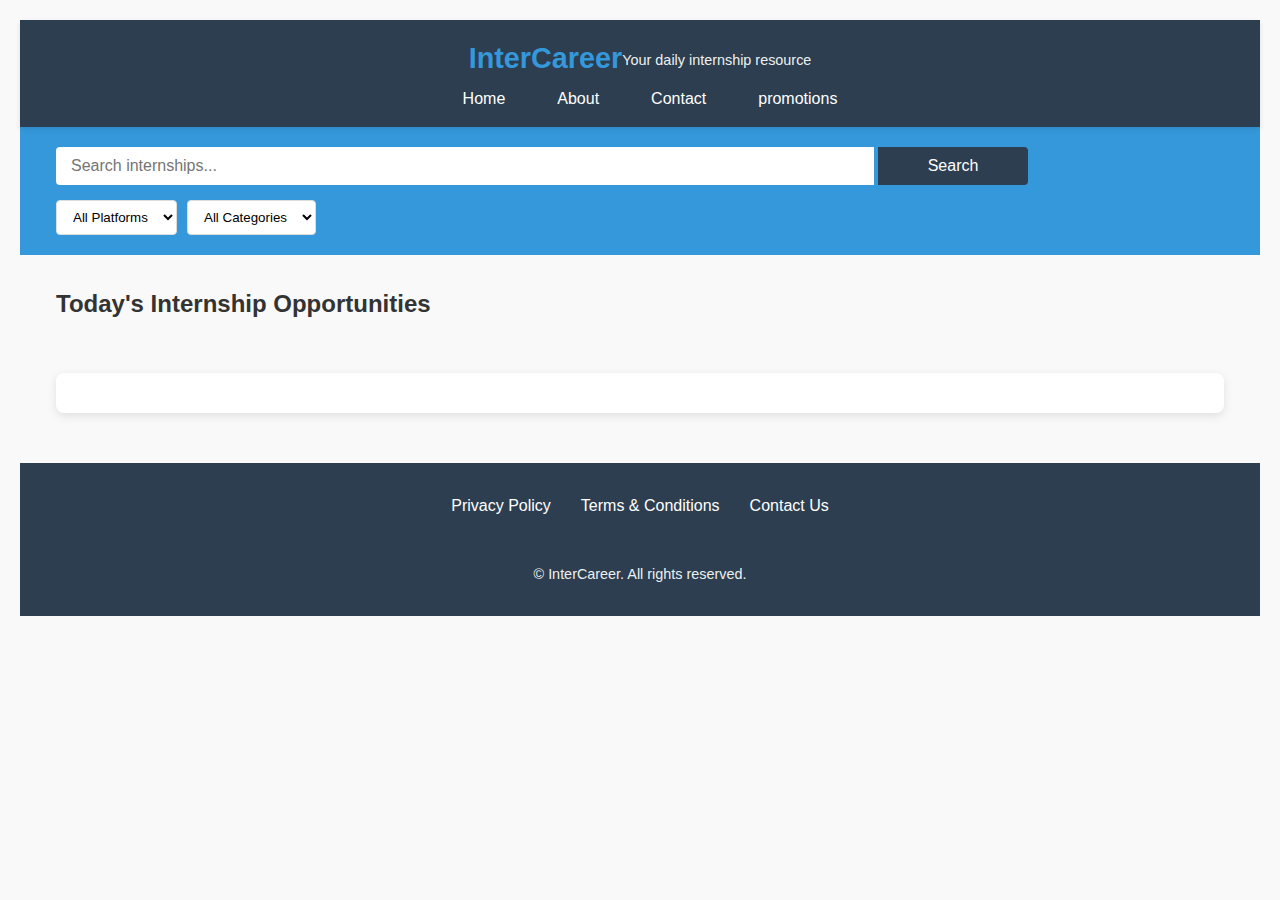
<file: index.html>
<!DOCTYPE html>
<html lang="en">
<head>
    <meta charset="UTF-8">
    <meta name="viewport" content="width=device-width, initial-scale=1.0">
    <meta name="description" content="Daily internship listings and career updates from LinkedIn, Naukri, Internshala and more">
    <title>InterCareer - Daily Internship Listings</title>
    <link rel="stylesheet" href="style.css">
    <link rel="stylesheet" href="responsive.css">
</head>
<body>
    <header class="main-header">
        <div class="container">
            <div class="logo">
                <h1><a href="index.html">InterCareer</a></h1>
                <p>Your daily internship resource</p>
            </div>
            <nav class="main-nav">
                <ul>
                    <li><a href="index.html">Home</a></li>
                    <li><a href="about.html">About</a></li>
                    <li><a href="contact.html">Contact</a></li>
                    <li><a href="contact.html">promotions</a></li>
                </ul>
            </nav>
        </div>
    </header>

    <div class="search-container">
        <div class="container">
            <input type="text" id="searchInput" placeholder="Search internships...">
            <button id="searchBtn">Search</button>
            <div class="filter-options">
                <select id="platformFilter">
                    <option value="">All Platforms</option>
                    <option value="LinkedIn">LinkedIn</option>
                    <option value="Naukri">Naukri.com</option>
                    <option value="Internshala">Internshala</option>
                </select>
                <select id="categoryFilter">
                    <option value="">All Categories</option>
                    <option value="Engineering">Engineering</option>
                    <option value="Marketing">Marketing</option>
                    <option value="Design">Design</option>
                    <option value="Design">programming</option>
                </select>
            </div>
        </div>
    </div>

    <main class="container">
        <section class="featured-posts">
            <h2>Today's Internship Opportunities</h2>
            <div class="posts-grid" id="postsContainer">
                <!-- Posts will be dynamically loaded here -->
            </div>
        </section>

        <!-- AdSense Ad Unit (example) -->
        <div class="ad-container">
            <script async src="https://pagead2.googlesyndication.com/pagead/js/adsbygoogle.js?client=ca-pub-XXXXXXXXXXXXXXXX"
                crossorigin="anonymous"></script>
            <!-- InterCareer Homepage Banner -->
            <ins class="adsbygoogle"
                style="display:block"
                data-ad-client="ca-pub-XXXXXXXXXXXXXXXX"
                data-ad-slot="XXXXXXXXXX"
                data-ad-format="auto"
                data-full-width-responsive="true"></ins>
            <script>
                (adsbygoogle = window.adsbygoogle || []).push({});
            </script>
        </div>
    </main>

    <footer class="main-footer">
        <div class="container">
            <div class="footer-links">
                <ul>
                    <li><a href="privacy-policy.html">Privacy Policy</a></li>
                    <li><a href="terms.html">Terms & Conditions</a></li>
                    <li><a href="contact.html">Contact Us</a></li>
                </ul>
            </div>
            <div class="copyright">
                <p>&copy; <span id="currentYear"></span> InterCareer. All rights reserved.</p>
            </div>
        </div>
    </footer>

    <script src="main.js"></script>
    <script src="search.js"></script>
</body>
</html>
</file>
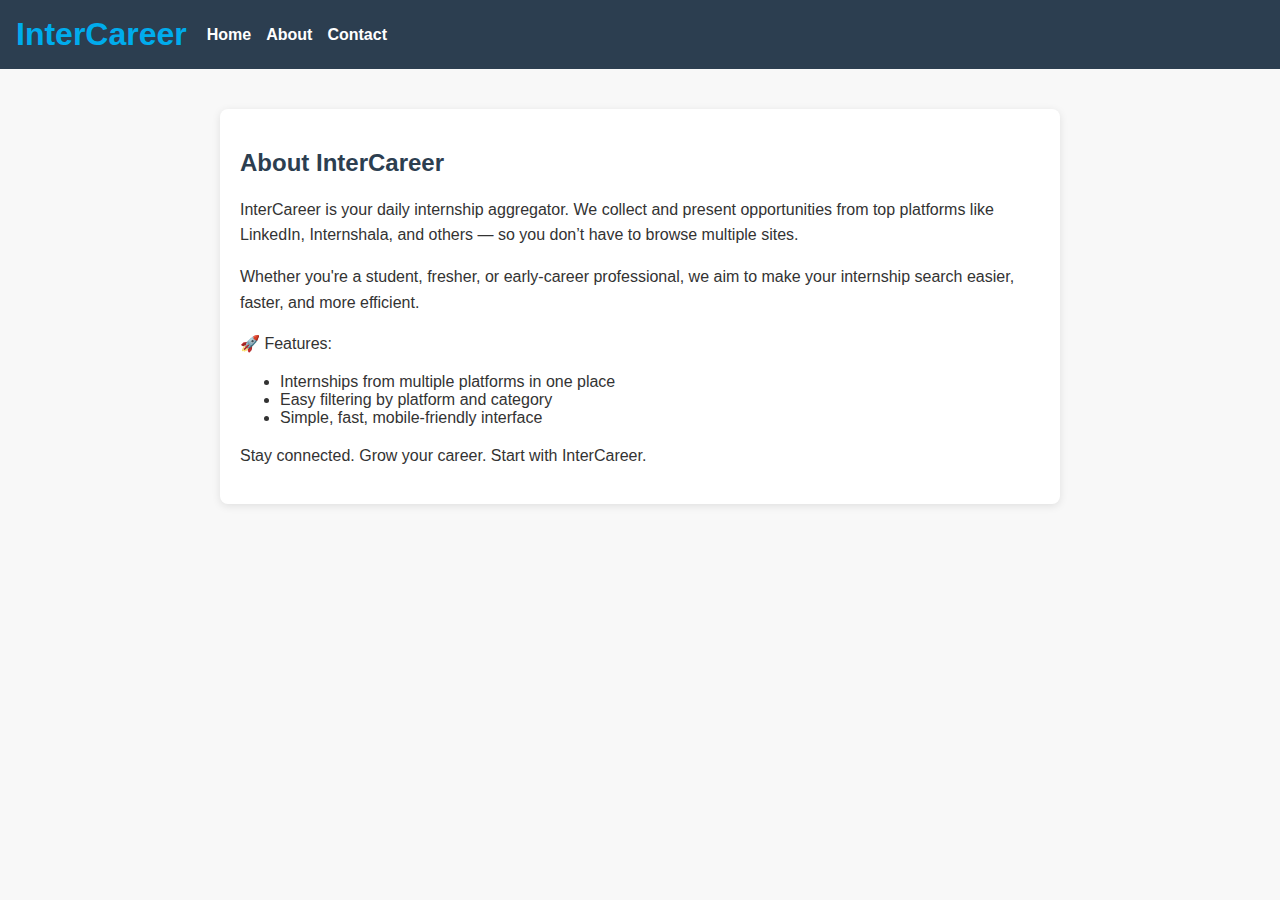
<file: about.html>
<!DOCTYPE html>
<html lang="en">
<head>
  <meta charset="UTF-8" />
  <meta name="viewport" content="width=device-width, initial-scale=1.0"/>
  <title>About - InterCareer</title>
  <style>
    body {
      font-family: Arial, sans-serif;
      margin: 0;
      padding: 0;
      background-color: #f8f8f8;
      color: #333;
    }

    .navbar {
      background-color: #2c3e50;
      padding: 1rem;
      display: flex;
      justify-content: space-between;
      align-items: center;
    }

    .navbar a {
      color: white;
      margin-right: 15px;
      text-decoration: none;
      font-weight: bold;
    }

    .navbar-left {
      display: flex;
      align-items: center;
    }

    .navbar-left h1 {
      margin: 0;
      color: #00aced;
      margin-right: 20px;
    }

    .container {
      max-width: 800px;
      margin: 40px auto;
      padding: 20px;
      background: white;
      border-radius: 8px;
      box-shadow: 0 2px 8px rgba(0,0,0,0.1);
    }

    h2 {
      color: #2c3e50;
    }

    p {
      line-height: 1.6;
    }
  </style>
</head>
<body>

  <div class="navbar">
    <div class="navbar-left">
      <h1>InterCareer</h1>
      <a href="index.html">Home</a>
      <a href="about.html" style="underline">About</a>
      <a href="contact.html">Contact</a>
    </div>
  </div>

  <div class="container">
    <h2>About InterCareer</h2>
    <p>
      InterCareer is your daily internship aggregator. We collect and present opportunities from top platforms like LinkedIn, Internshala, and others — so you don’t have to browse multiple sites.
    </p>
    <p>
      Whether you're a student, fresher, or early-career professional, we aim to make your internship search easier, faster, and more efficient.
    </p>
    <p>
      🚀 Features:
      <ul>
        <li>Internships from multiple platforms in one place</li>
        <li>Easy filtering by platform and category</li>
        <li>Simple, fast, mobile-friendly interface</li>
      </ul>
    </p>
    <p>
      Stay connected. Grow your career. Start with InterCareer.
    </p>
  </div>

</body>
</html>
</file>
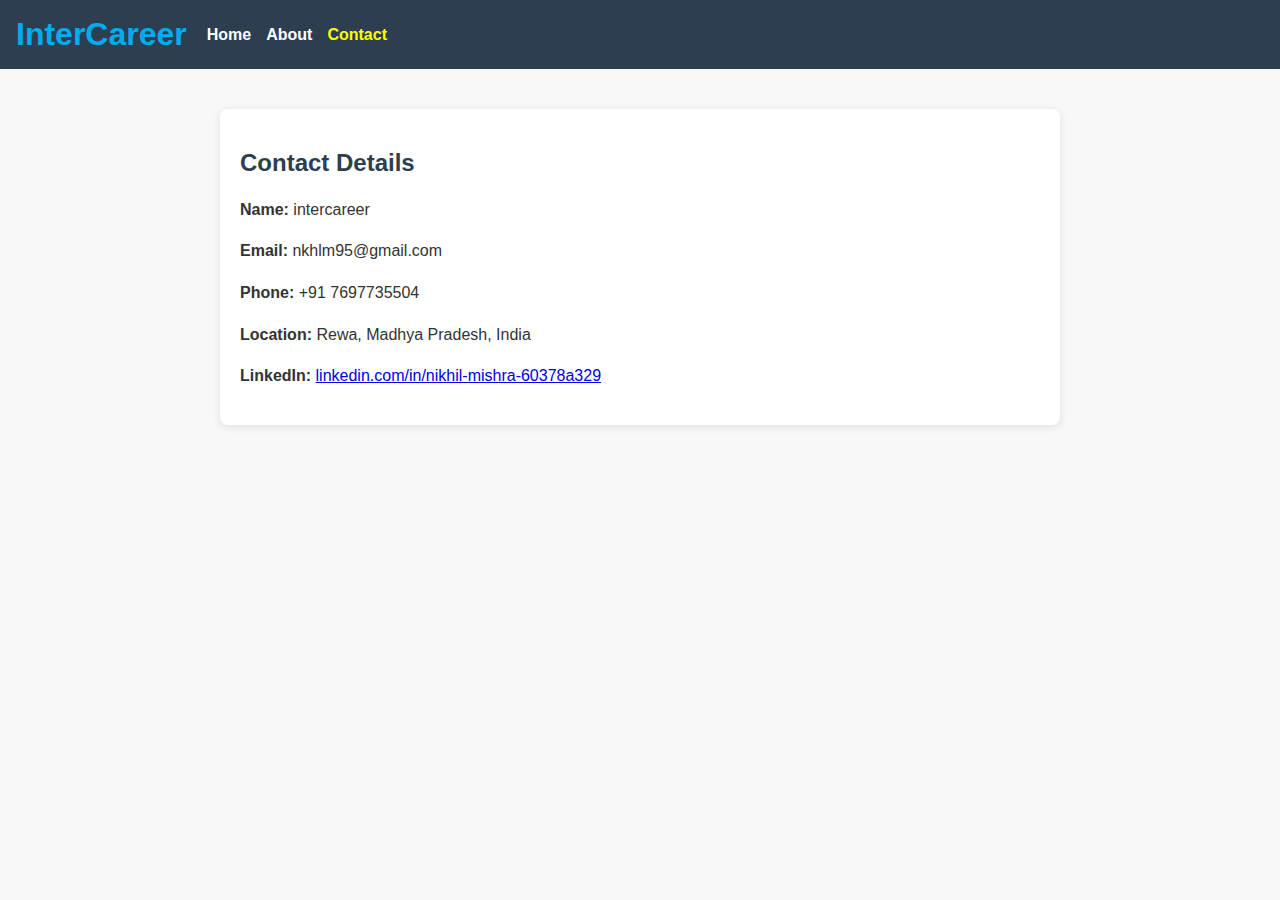
<file: contact.html>
<!DOCTYPE html>
<html lang="en">
<head>
  <meta charset="UTF-8" />
  <meta name="viewport" content="width=device-width, initial-scale=1.0"/>
  <title>Contact - InterCareer</title>
  <style>
    body {
      font-family: Arial, sans-serif;
      margin: 0;
      padding: 0;
      background-color: #f8f8f8;
      color: #333;
    }

    .navbar {
      background-color: #2c3e50;
      padding: 1rem;
      display: flex;
      justify-content: space-between;
      align-items: center;
    }

    .navbar a {
      color: white;
      margin-right: 15px;
      text-decoration: none;
      font-weight: bold;
    }

    .navbar-left {
      display: flex;
      align-items: center;
    }

    .navbar-left h1 {
      margin: 0;
      color: #00aced;
      margin-right: 20px;
    }
   
    .container {
      max-width: 800px;
      margin: 40px auto;
      padding: 20px;
      background: white;
      border-radius: 8px;
      box-shadow: 0 2px 8px rgba(0,0,0,0.1);
    }

    h2 {
      color: #2c3e50;
    }

    p {
      line-height: 1.6;
    }
  </style>
</head>
<body>

  <div class="navbar">
    <div class="navbar-left">
      <h1>InterCareer</h1>
      <a href="index.html">Home</a>
      <a href="about.html">About</a>
      <a href="contact.html" style="color: yellow;">Contact</a>
    </div>
  </div>

  <div class="container">
    <h2>Contact Details</h2>
    <p><strong>Name:</strong> intercareer</p>
    <p><strong>Email:</strong> nkhlm95@gmail.com</p>
    <p><strong>Phone:</strong> +91 7697735504</p>
    <p><strong>Location:</strong> Rewa, Madhya Pradesh, India</p>
    <p><strong>LinkedIn:</strong> <a href="https://linkedin.com/in/nikhil-mishra-60378a329" target="_blank">linkedin.com/in/nikhil-mishra-60378a329</a></p>
    
  </div>

</body>
</html>
</file>
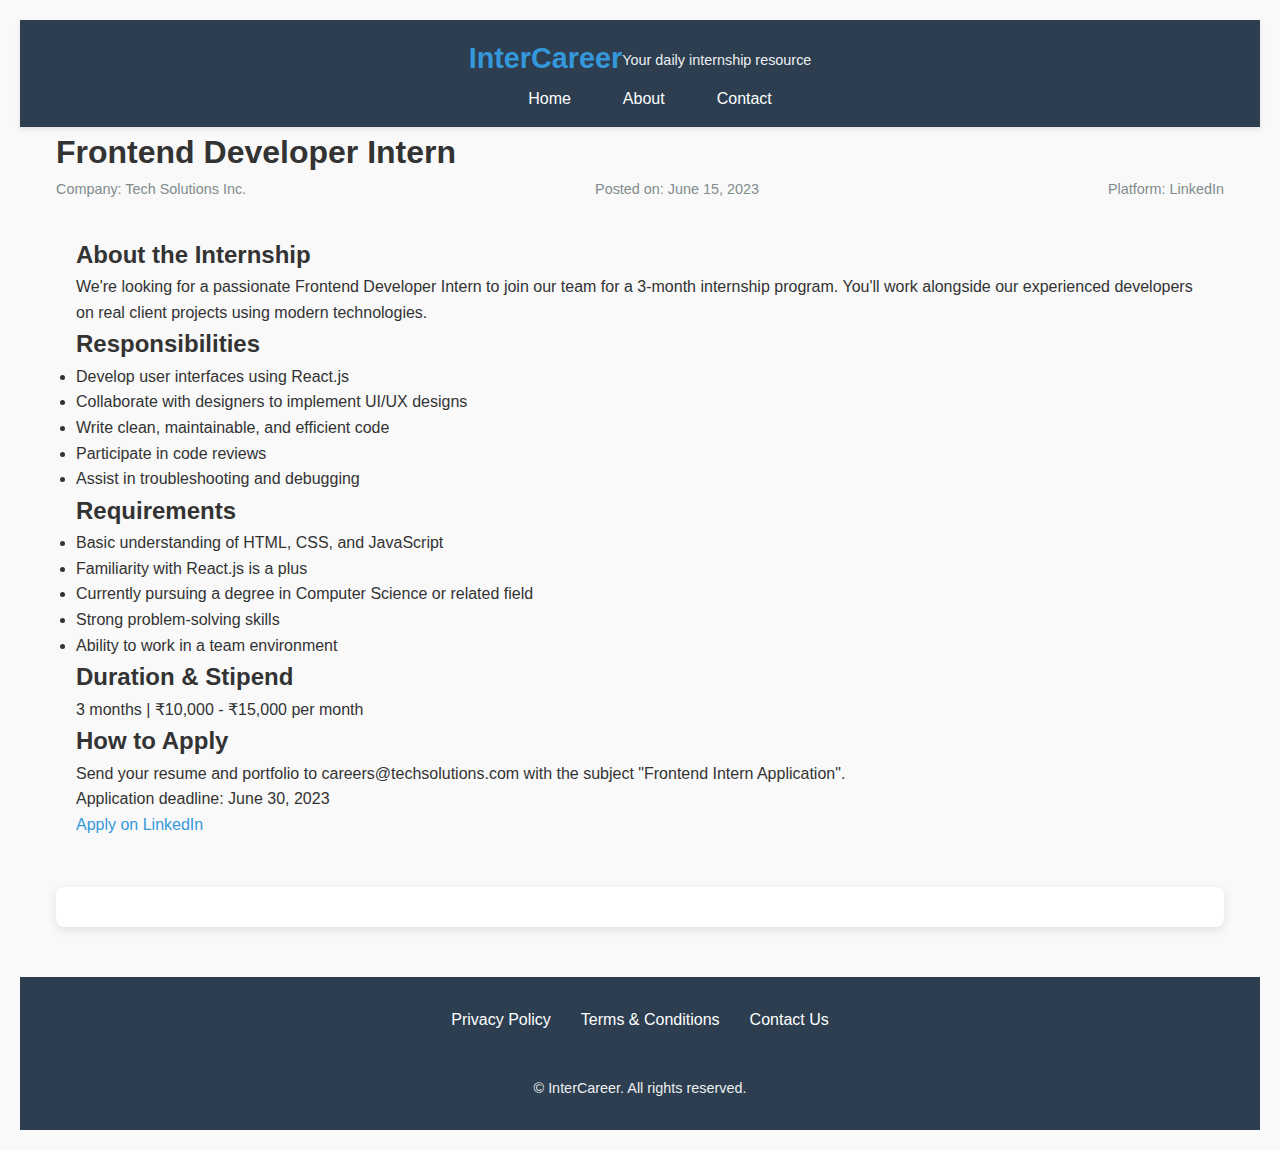
<file: post1.html>
<!DOCTYPE html>
<html lang="en">
<head>
    <meta charset="UTF-8">
    <meta name="viewport" content="width=device-width, initial-scale=1.0">
    <title>Frontend Developer Intern | InterCareer</title>
    <link rel="stylesheet" href="style.css">
    <link rel="stylesheet" href="responsive.css">
</head>
<body>
    <header class="main-header">
        <div class="container">
            <div class="logo">
                <h1><a href="index.html">InterCareer</a></h1>
                <p>Your daily internship resource</p>
            </div>
            <nav class="main-nav">
                <ul>
                    <li><a href="index.html">Home</a></li>
                    <li><a href="about.html">About</a></li>
                    <li><a href="contact.html">Contact</a></li>
                </ul>
            </nav>
        </div>
    </header>

    <main class="container post-page">
        <article class="post-detail">
            <div class="post-header">
                <h1>Frontend Developer Intern</h1>
                <div class="post-meta">
                    <span>Company: Tech Solutions Inc.</span>
                    <span>Posted on: June 15, 2023</span>
                    <span>Platform: LinkedIn</span>
                </div>
            </div>
            
            <div class="post-image-large" style="background-image: url('https://via.placeholder.com/1200x600?text=Frontend+Intern')"></div>
            
            <div class="post-content">
                <h2>About the Internship</h2>
                <p>We're looking for a passionate Frontend Developer Intern to join our team for a 3-month internship program. You'll work alongside our experienced developers on real client projects using modern technologies.</p>
                
                <h2>Responsibilities</h2>
                <ul>
                    <li>Develop user interfaces using React.js</li>
                    <li>Collaborate with designers to implement UI/UX designs</li>
                    <li>Write clean, maintainable, and efficient code</li>
                    <li>Participate in code reviews</li>
                    <li>Assist in troubleshooting and debugging</li>
                </ul>
                
                <h2>Requirements</h2>
                <ul>
                    <li>Basic understanding of HTML, CSS, and JavaScript</li>
                    <li>Familiarity with React.js is a plus</li>
                    <li>Currently pursuing a degree in Computer Science or related field</li>
                    <li>Strong problem-solving skills</li>
                    <li>Ability to work in a team environment</li>
                </ul>
                
                <h2>Duration & Stipend</h2>
                <p>3 months | ₹10,000 - ₹15,000 per month</p>
                
                <div class="apply-section">
                    <h2>How to Apply</h2>
                    <p>Send your resume and portfolio to careers@techsolutions.com with the subject "Frontend Intern Application".</p>
                    <p>Application deadline: June 30, 2023</p>
                    <a href="https://www.linkedin.com/jobs/view/123456789" class="apply-button" target="_blank">Apply on LinkedIn</a>
                </div>
            </div>
        </article>
        
        <!-- AdSense Ad Unit -->
        <div class="ad-container">
            <script async src="https://pagead2.googlesyndication.com/pagead/js/adsbygoogle.js?client=ca-pub-XXXXXXXXXXXXXXXX"
                crossorigin="anonymous"></script>
            <!-- InterCareer Post Banner -->
            <ins class="adsbygoogle"
                style="display:block"
                data-ad-client="ca-pub-XXXXXXXXXXXXXXXX"
                data-ad-slot="XXXXXXXXXX"
                data-ad-format="auto"
                data-full-width-responsive="true"></ins>
            <script>
                (adsbygoogle = window.adsbygoogle || []).push({});
            </script>
        </div>
    </main>

    <footer class="main-footer">
        <div class="container">
            <div class="footer-links">
                <ul>
                    <li><a href="privacy-policy.html">Privacy Policy</a></li>
                    <li><a href="terms.html">Terms & Conditions</a></li>
                    <li><a href="contact.html">Contact Us</a></li>
                </ul>
            </div>
            <div class="copyright">
                <p>&copy; <span id="currentYear"></span> InterCareer. All rights reserved.</p>
            </div>
        </div>
    </footer>

    <script src="main.js"></script>
</body>
</html>
</file>
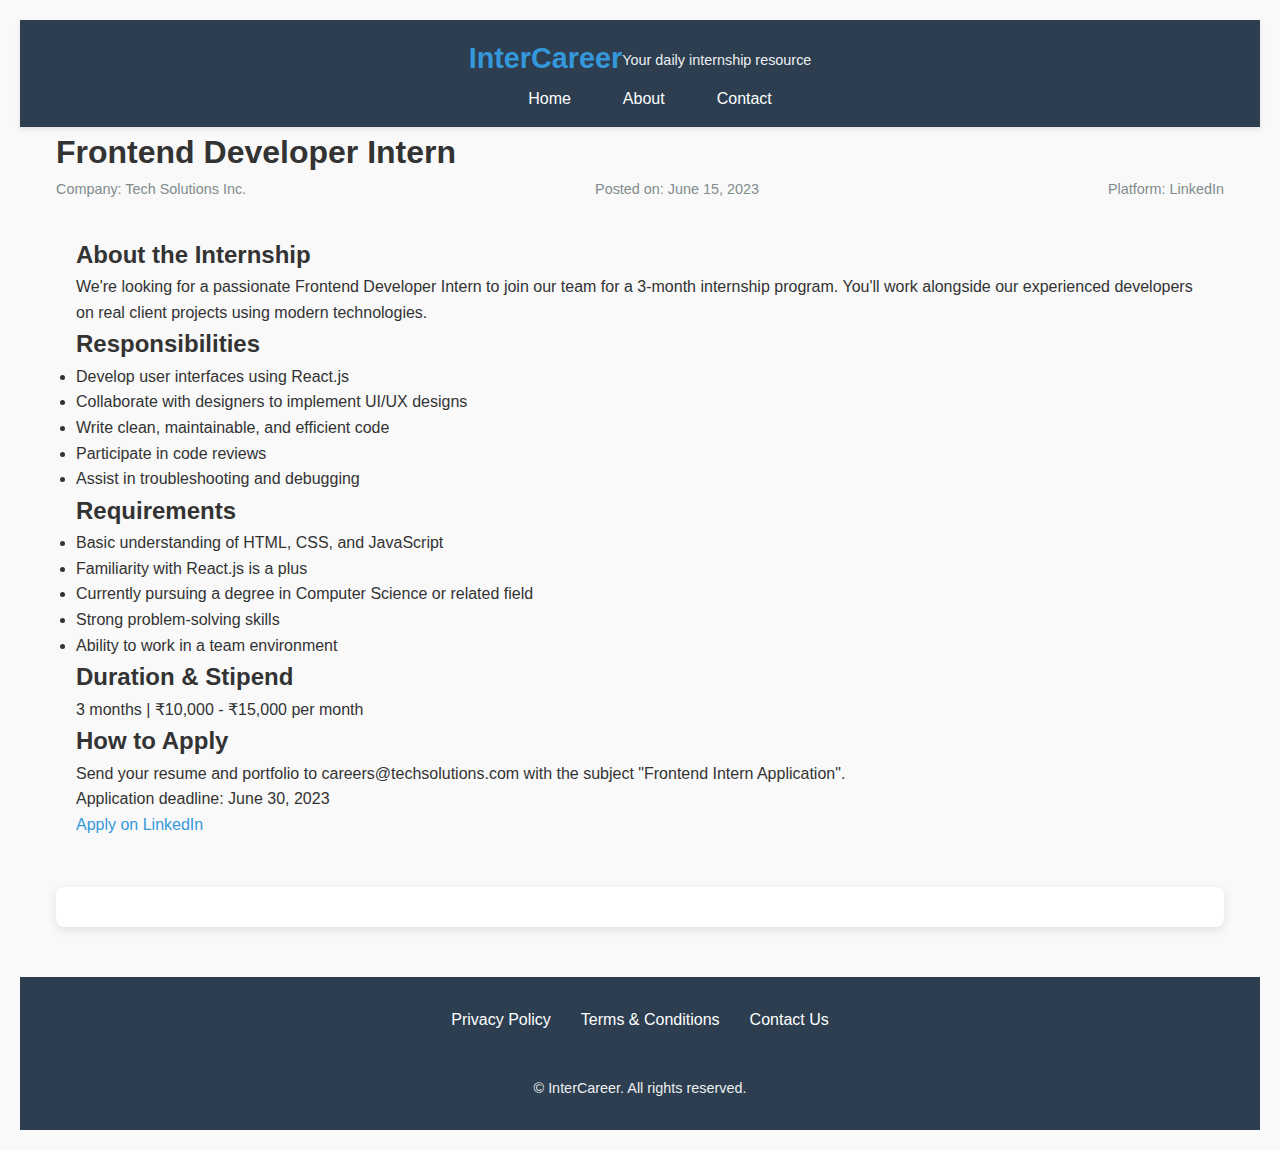
<file: post3.html>
<!DOCTYPE html>
<html lang="en">
<head>
    <meta charset="UTF-8">
    <meta name="viewport" content="width=device-width, initial-scale=1.0">
    <title>Frontend Developer Intern | InterCareer</title>
    <link rel="stylesheet" href="style.css">
    <link rel="stylesheet" href="responsive.css">
</head>
<body>
    <header class="main-header">
        <div class="container">
            <div class="logo">
                <h1><a href="index.html">InterCareer</a></h1>
                <p>Your daily internship resource</p>
            </div>
            <nav class="main-nav">
                <ul>
                    <li><a href="index.html">Home</a></li>
                    <li><a href="about.html">About</a></li>
                    <li><a href="contact.html">Contact</a></li>
                </ul>
            </nav>
        </div>
    </header>

    <main class="container post-page">
        <article class="post-detail">
            <div class="post-header">
                <h1>Frontend Developer Intern</h1>
                <div class="post-meta">
                    <span>Company: Tech Solutions Inc.</span>
                    <span>Posted on: June 15, 2023</span>
                    <span>Platform: LinkedIn</span>
                </div>
            </div>
            
            <div class="post-image-large" style="background-image: url('https://via.placeholder.com/1200x600?text=Frontend+Intern')"></div>
            
            <div class="post-content">
                <h2>About the Internship</h2>
                <p>We're looking for a passionate Frontend Developer Intern to join our team for a 3-month internship program. You'll work alongside our experienced developers on real client projects using modern technologies.</p>
                
                <h2>Responsibilities</h2>
                <ul>
                    <li>Develop user interfaces using React.js</li>
                    <li>Collaborate with designers to implement UI/UX designs</li>
                    <li>Write clean, maintainable, and efficient code</li>
                    <li>Participate in code reviews</li>
                    <li>Assist in troubleshooting and debugging</li>
                </ul>
                
                <h2>Requirements</h2>
                <ul>
                    <li>Basic understanding of HTML, CSS, and JavaScript</li>
                    <li>Familiarity with React.js is a plus</li>
                    <li>Currently pursuing a degree in Computer Science or related field</li>
                    <li>Strong problem-solving skills</li>
                    <li>Ability to work in a team environment</li>
                </ul>
                
                <h2>Duration & Stipend</h2>
                <p>3 months | ₹10,000 - ₹15,000 per month</p>
                
                <div class="apply-section">
                    <h2>How to Apply</h2>
                    <p>Send your resume and portfolio to careers@techsolutions.com with the subject "Frontend Intern Application".</p>
                    <p>Application deadline: June 30, 2023</p>
                    <a href="https://www.linkedin.com/jobs/view/123456789" class="apply-button" target="_blank">Apply on LinkedIn</a>
                </div>
            </div>
        </article>
        
        <!-- AdSense Ad Unit -->
        <div class="ad-container">
            <script async src="https://pagead2.googlesyndication.com/pagead/js/adsbygoogle.js?client=ca-pub-XXXXXXXXXXXXXXXX"
                crossorigin="anonymous"></script>
            <!-- InterCareer Post Banner -->
            <ins class="adsbygoogle"
                style="display:block"
                data-ad-client="ca-pub-XXXXXXXXXXXXXXXX"
                data-ad-slot="XXXXXXXXXX"
                data-ad-format="auto"
                data-full-width-responsive="true"></ins>
            <script>
                (adsbygoogle = window.adsbygoogle || []).push({});
            </script>
        </div>
    </main>

    <footer class="main-footer">
        <div class="container">
            <div class="footer-links">
                <ul>
                    <li><a href="privacy-policy.html">Privacy Policy</a></li>
                    <li><a href="terms.html">Terms & Conditions</a></li>
                    <li><a href="contact.html">Contact Us</a></li>
                </ul>
            </div>
            <div class="copyright">
                <p>&copy; <span id="currentYear"></span> InterCareer. All rights reserved.</p>
            </div>
        </div>
    </footer>

    <script src="main.js"></script>
</body>
</html>
</file>
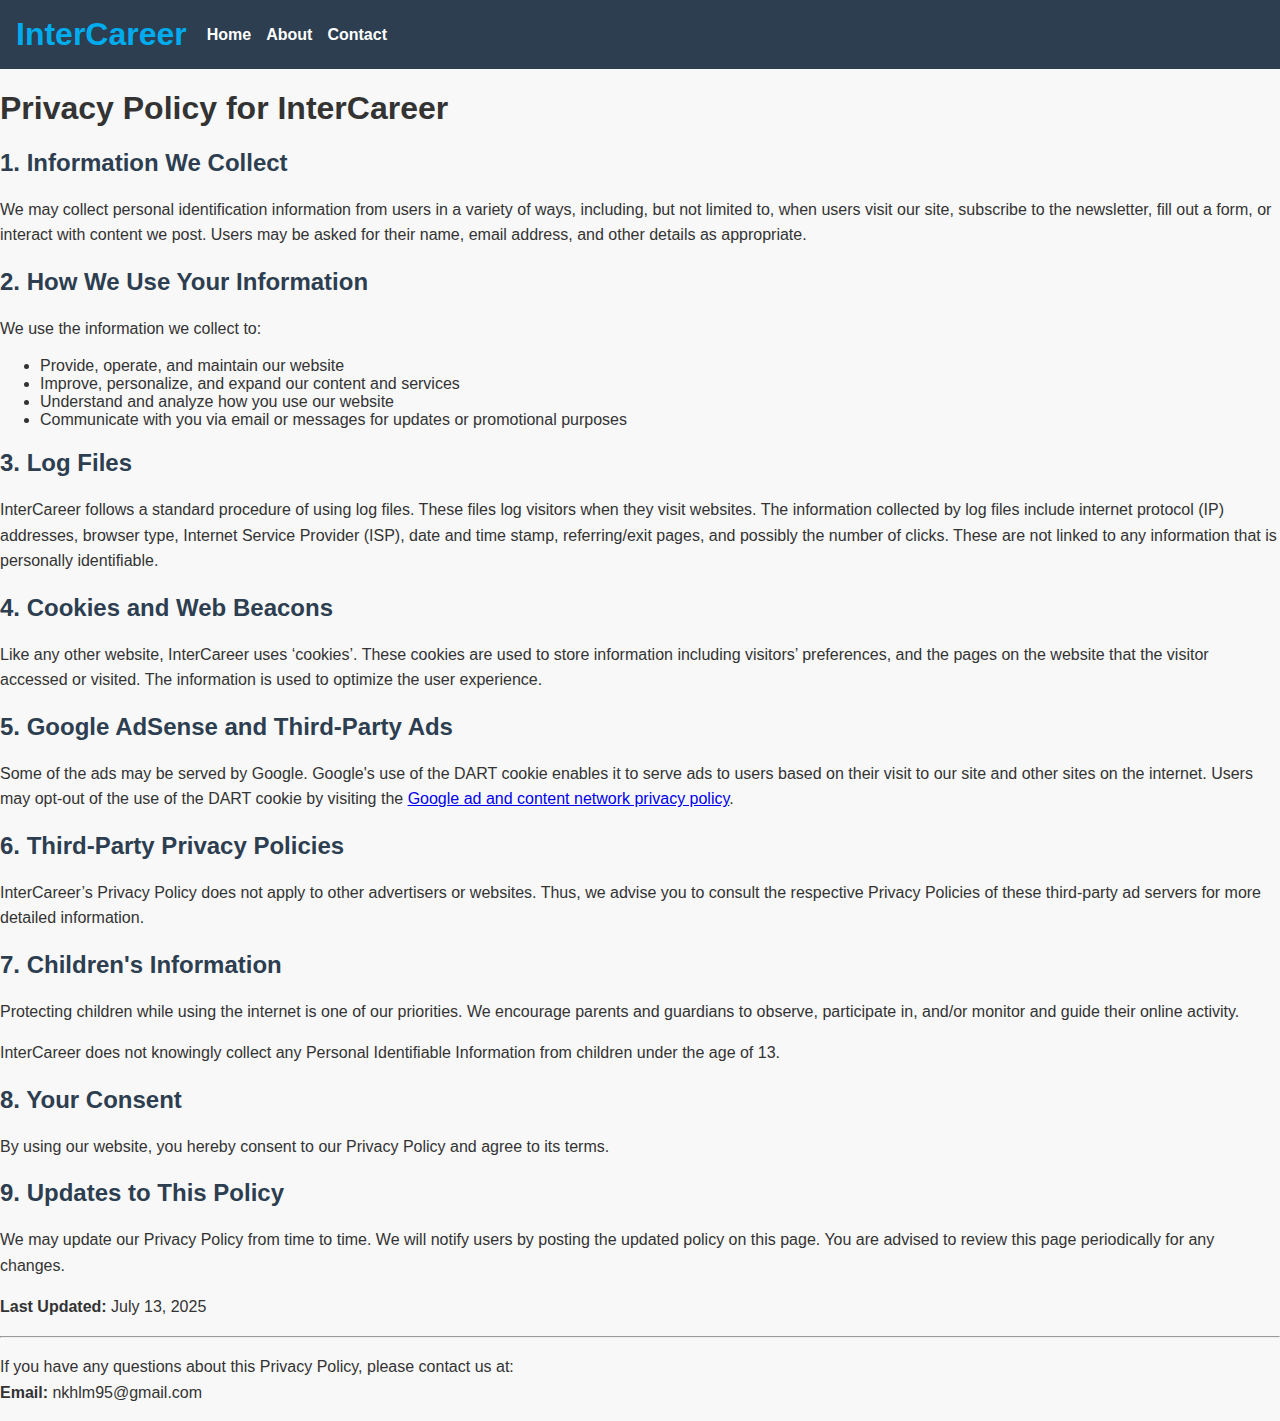
<file: privacy.html>
<!DOCTYPE html>
<html lang="en">
<head>
  <meta charset="UTF-8" />
  <meta name="viewport" content="width=device-width, initial-scale=1.0"/>
  <title>Contact - InterCareer</title>
  <style>
    body {
      font-family: Arial, sans-serif;
      margin: 0;
      padding: 0;
      background-color: #f8f8f8;
      color: #333;
    }

    .navbar {
      background-color: #2c3e50;
      padding: 1rem;
      display: flex;
      justify-content: space-between;
      align-items: center;
    }

    .navbar a {
      color: white;
      margin-right: 15px;
      text-decoration: none;
      font-weight: bold;
    }

    .navbar-left {
      display: flex;
      align-items: center;
    }

    .navbar-left h1 {
      margin: 0;
      color: #00aced;
      margin-right: 20px;
    }
   
    .container {
      max-width: 800px;
      margin: 40px auto;
      padding: 20px;
      background: white;
      border-radius: 8px;
      box-shadow: 0 2px 8px rgba(0,0,0,0.1);
    }

    h2 {
      color: #2c3e50;
    }

    p {
      line-height: 1.6;
    }
  </style>
</head>
<body>

  <div class="navbar">
    <div class="navbar-left">
      <h1>InterCareer</h1>
      <a href="index.html">Home</a>
      <a href="about.html">About</a>
      <a href="contact.html">Contact</a>
    </div>
  </div>

<h1>Privacy Policy for InterCareer</h1>

  

  <h2>1. Information We Collect</h2>
  <p>We may collect personal identification information from users in a variety of ways, including, but not limited to, when users visit our site, subscribe to the newsletter, fill out a form, or interact with content we post. Users may be asked for their name, email address, and other details as appropriate.</p>

  <h2>2. How We Use Your Information</h2>
  <p>We use the information we collect to:</p>
  <ul>
    <li>Provide, operate, and maintain our website</li>
    <li>Improve, personalize, and expand our content and services</li>
    <li>Understand and analyze how you use our website</li>
    <li>Communicate with you via email or messages for updates or promotional purposes</li>
  </ul>

  <h2>3. Log Files</h2>
  <p>InterCareer follows a standard procedure of using log files. These files log visitors when they visit websites. The information collected by log files include internet protocol (IP) addresses, browser type, Internet Service Provider (ISP), date and time stamp, referring/exit pages, and possibly the number of clicks. These are not linked to any information that is personally identifiable.</p>

  <h2>4. Cookies and Web Beacons</h2>
  <p>Like any other website, InterCareer uses ‘cookies’. These cookies are used to store information including visitors’ preferences, and the pages on the website that the visitor accessed or visited. The information is used to optimize the user experience.</p>

  <h2>5. Google AdSense and Third-Party Ads</h2>
  <p>Some of the ads may be served by Google. Google's use of the DART cookie enables it to serve ads to users based on their visit to our site and other sites on the internet. Users may opt-out of the use of the DART cookie by visiting the <a href="https://policies.google.com/technologies/ads" target="_blank">Google ad and content network privacy policy</a>.</p>

  <h2>6. Third-Party Privacy Policies</h2>
  <p>InterCareer’s Privacy Policy does not apply to other advertisers or websites. Thus, we advise you to consult the respective Privacy Policies of these third-party ad servers for more detailed information.</p>

  <h2>7. Children's Information</h2>
  <p>Protecting children while using the internet is one of our priorities. We encourage parents and guardians to observe, participate in, and/or monitor and guide their online activity.</p>
  <p>InterCareer does not knowingly collect any Personal Identifiable Information from children under the age of 13.</p>

  <h2>8. Your Consent</h2>
  <p>By using our website, you hereby consent to our Privacy Policy and agree to its terms.</p>

  <h2>9. Updates to This Policy</h2>
  <p>We may update our Privacy Policy from time to time. We will notify users by posting the updated policy on this page. You are advised to review this page periodically for any changes.</p>

  <p><strong>Last Updated:</strong> July 13, 2025</p>

  <hr>
  <p>If you have any questions about this Privacy Policy, please contact us at: <br>
  <strong>Email:</strong> nkhlm95@gmail.com</p>


</body>
</html>
</file>
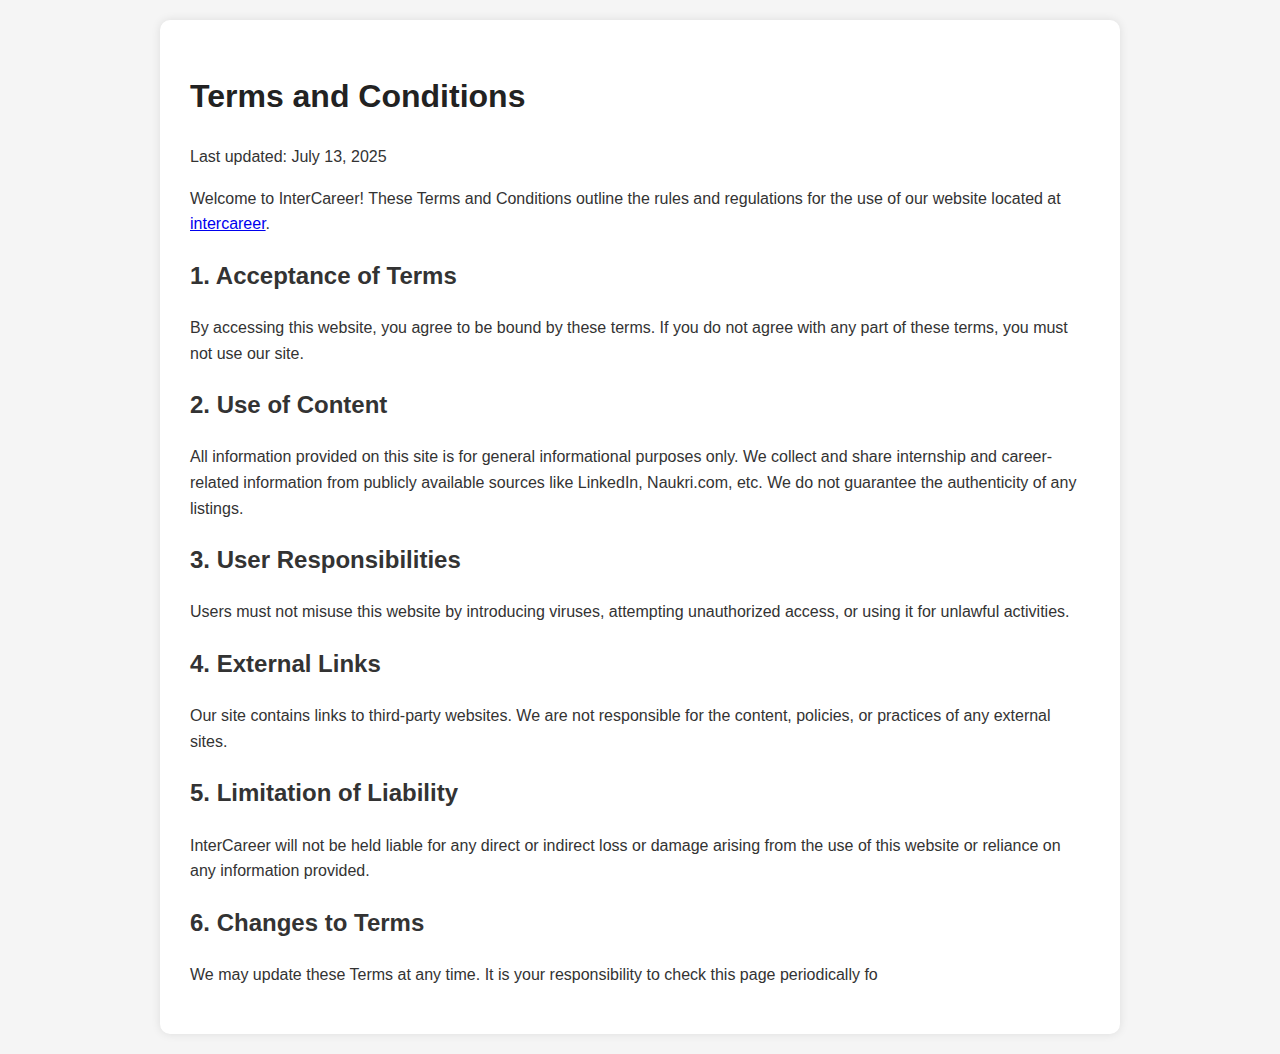
<file: terms.html>
<!DOCTYPE html>
<html lang="en">
<head>
  <meta charset="UTF-8" />
  <meta name="viewport" content="width=device-width, initial-scale=1.0"/>
  <title>Terms and Conditions - InterCareer</title>
  <style>
    body {
      font-family: Arial, sans-serif;
      line-height: 1.6;
      margin: 0;
      padding: 20px;
      background-color: #f5f5f5;
      color: #333;
    }
    h1 {
      color: #222;
    }
    .container {
      max-width: 900px;
      margin: auto;
      background: #fff;
      padding: 30px;
      box-shadow: 0 0 10px rgba(0,0,0,0.1);
      border-radius: 10px;
    }
  </style>
</head>
<body>
  <div class="container">
    <h1>Terms and Conditions</h1>
    <p>Last updated: July 13, 2025</p>

    <p>Welcome to InterCareer! These Terms and Conditions outline the rules and regulations for the use of our website located at <a href="https://n-mishra6306.github.io/intercareer/" target="_blank">intercareer</a>.</p>

    <h2>1. Acceptance of Terms</h2>
    <p>By accessing this website, you agree to be bound by these terms. If you do not agree with any part of these terms, you must not use our site.</p>

    <h2>2. Use of Content</h2>
    <p>All information provided on this site is for general informational purposes only. We collect and share internship and career-related information from publicly available sources like LinkedIn, Naukri.com, etc. We do not guarantee the authenticity of any listings.</p>

    <h2>3. User Responsibilities</h2>
    <p>Users must not misuse this website by introducing viruses, attempting unauthorized access, or using it for unlawful activities.</p>

    <h2>4. External Links</h2>
    <p>Our site contains links to third-party websites. We are not responsible for the content, policies, or practices of any external sites.</p>

    <h2>5. Limitation of Liability</h2>
    <p>InterCareer will not be held liable for any direct or indirect loss or damage arising from the use of this website or reliance on any information provided.</p>

    <h2>6. Changes to Terms</h2>
    <p>We may update these Terms at any time. It is your responsibility to check this page periodically fo
</file>
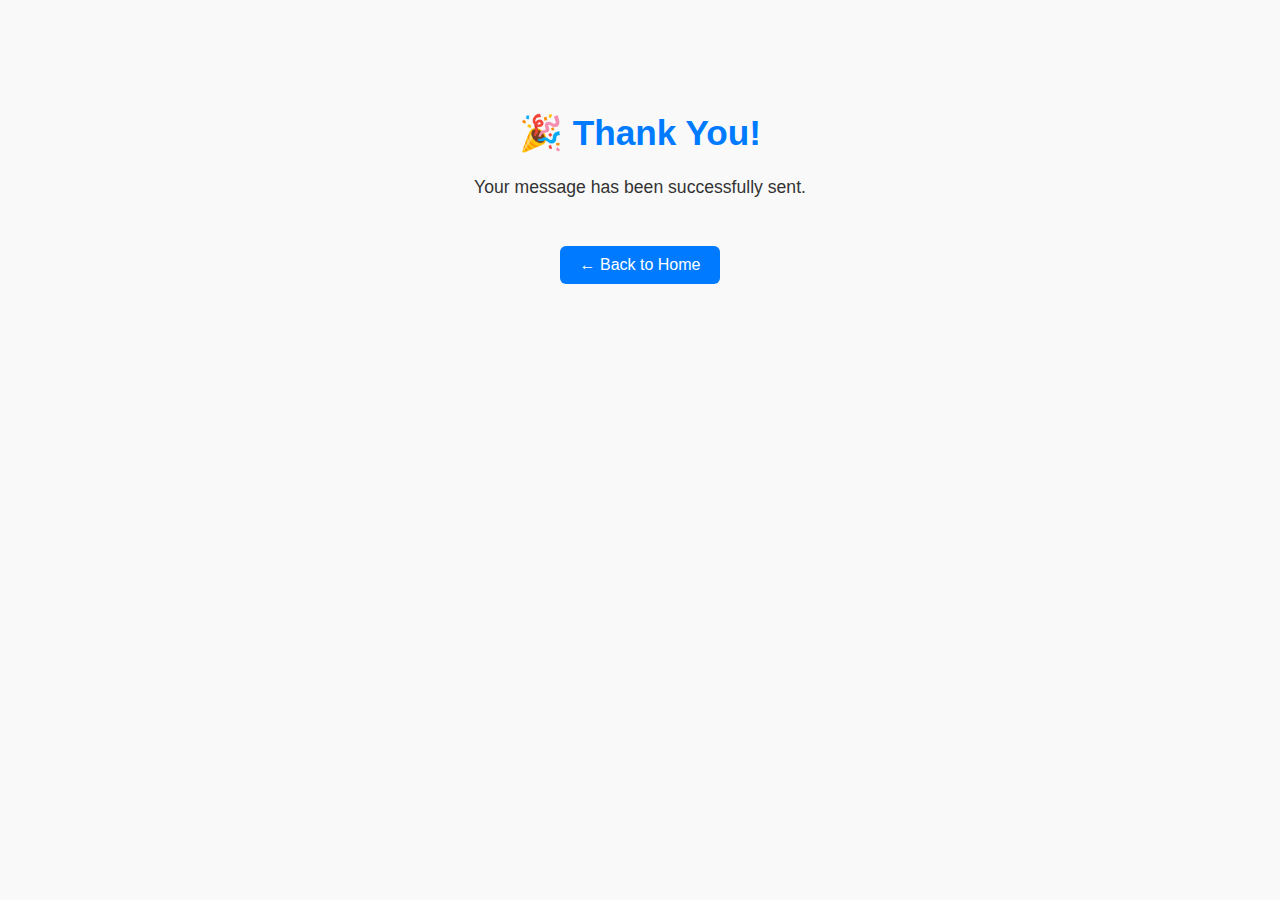
<file: thankyou.html>
<!DOCTYPE html>
<html lang="en">
<head>
  <meta charset="UTF-8">
  <title>Thank You</title>
  <style>
    body {
      font-family: Arial, sans-serif;
      text-align: center;
      padding: 80px 20px;
      background-color: #f9f9f9;
      color: #333;
    }
    h1 {
      font-size: 2.2rem;
      color: #007BFF;
    }
    p {
      font-size: 1.1rem;
      margin-top: 20px;
    }
    a {
      display: inline-block;
      margin-top: 30px;
      padding: 10px 20px;
      background-color: #007BFF;
      color: white;
      text-decoration: none;
      border-radius: 6px;
      transition: background 0.2s ease;
    }
    a:hover {
      background-color: #0056b3;
    }
  </style>
</head>
<body>

  <h1>🎉 Thank You!</h1>
  <p>Your message has been successfully sent.</p>
  <a href="https://n-mishra6306.github.io/intercareer/">← Back to Home</a>

</body>
</html>
</file>
<file: style.css>
/* Default (Light Theme) */
    body {
      background-color: #ffffff;
      color: #000000;
      font-family: Arial, sans-serif;
      padding: 20px;
      transition: background-color 0.3s, color 0.3s;
    }

    /* Dark Theme */
    body.dark-mode {
      background-color: #121212;
      color: #ffffff;
    }

    body.dark-mode .card {
      background-color: #1e1e1e;
    }

    /* System Preference (only applies when no class is set) */
    @media (prefers-color-scheme: dark) {
      body:not(.light-mode):not(.dark-mode) {
        background-color: #121212;
        color: #ffffff;
      }
      body:not(.light-mode):not(.dark-mode) .card {
        background-color: #1e1e1e;
      }
    }

    /* Theme Selector Dropdown */
    #theme-selector {
      font-size: 1rem;
      padding: 6px;
      margin-bottom: 20px;
    }

    .card {
      padding: 16px;
      border-radius: 8px;
      margin-top: 10px;
      background-color: #f2f2f2;
    }
/* Base Styles */
:root {
    --primary-color: #3498db;
    --secondary-color: #2c3e50;
    --accent-color: #e74c3c;
    --light-color: #ecf0f1;
    --dark-color: #2c3e50;
    --text-color: #333;
    --text-light: #7f8c8d;
    --max-width: 1200px;
}

* {
    margin: 0;
    padding: 0;
    box-sizing: border-box;
}

body {
    font-family: 'Segoe UI', Tahoma, Geneva, Verdana, sans-serif;
    line-height: 1.6;
    color: var(--text-color);
    background-color: #f9f9f9;
}

.container {
    width: 100%;
    max-width: var(--max-width);
    margin: 0 auto;
    padding: 0 20px;
}

a {
    text-decoration: none;
    color: var(--primary-color);
    transition: color 0.3s ease;
}

a:hover {
    color: var(--accent-color);
}

/* Header Styles */
.main-header {
    background-color: var(--secondary-color);
    color: white;
    padding: 15px 0;
    box-shadow: 0 2px 5px rgba(0,0,0,0.1);
}

.logo h1 {
    font-size: 1.8rem;
    margin-bottom: 5px;
}

.logo p {
    font-size: 0.9rem;
    color: var(--light-color);
}

.main-nav ul {
    display: flex;
    list-style: none;
}

.main-nav ul li {
    margin-left: 20px;
}

.main-nav ul li a {
    color: white;
    font-weight: 500;
}

/* Search Container */
.search-container {
    background-color: var(--primary-color);
    padding: 20px 0;
    margin-bottom: 30px;
}

#searchInput {
    width: 70%;
    padding: 10px 15px;
    border: none;
    border-radius: 4px 0 0 4px;
    font-size: 1rem;
}

#searchBtn {
    width: 30%;
    max-width: 150px;
    padding: 10px;
    background-color: var(--secondary-color);
    color: white;
    border: none;
    border-radius: 0 4px 4px 0;
    cursor: pointer;
    font-size: 1rem;
    transition: background-color 0.3s;
}

#searchBtn:hover {
    background-color: var(--dark-color);
}

.filter-options {
    margin-top: 15px;
    display: flex;
    gap: 10px;
}

.filter-options select {
    padding: 8px 12px;
    border-radius: 4px;
    border: 1px solid #ddd;
    background-color: white;
}

/* Posts Grid */
.posts-grid {
    display: grid;
    grid-template-columns: repeat(auto-fill, minmax(300px, 1fr));
    gap: 25px;
    margin-top: 20px;
}

.post-card {
    background-color: white;
    border-radius: 8px;
    overflow: hidden;
    box-shadow: 0 3px 10px rgba(0,0,0,0.1);
    transition: transform 0.3s, box-shadow 0.3s;
}

.post-card:hover {
    transform: translateY(-5px);
    box-shadow: 0 5px 15px rgba(0,0,0,0.2);
}

.post-image {
    height: 180px;
    background-color: #eee;
    background-size: cover;
    background-position: center;
}

.post-content {
    padding: 20px;
}

.post-title {
    font-size: 1.2rem;
    margin-bottom: 10px;
    color: var(--dark-color);
}

.post-meta {
    display: flex;
    justify-content: space-between;
    margin-bottom: 15px;
    font-size: 0.9rem;
    color: var(--text-light);
}

.post-excerpt {
    margin-bottom: 15px;
    color: var(--text-color);
}

.read-more {
    display: inline-block;
    padding: 8px 15px;
    background-color: var(--primary-color);
    color: white;
    border-radius: 4px;
    font-size: 0.9rem;
    transition: background-color 0.3s;
}

.read-more:hover {
    background-color: var(--accent-color);
    color: white;
}

/* Ad Container */
.ad-container {
    margin: 30px 0;
    padding: 20px;
    background-color: white;
    border-radius: 8px;
    box-shadow: 0 3px 10px rgba(0,0,0,0.1);
    text-align: center;
}

/* Footer */
.main-footer {
    background-color: var(--dark-color);
    color: white;
    padding: 30px 0;
    margin-top: 50px;
}

.footer-links ul {
    display: flex;
    list-style: none;
    justify-content: center;
    margin-bottom: 20px;
}

.footer-links ul li {
    margin: 0 15px;
}

.footer-links ul li a {
    color: white;
}

.copyright {
    text-align: center;
    font-size: 0.9rem;
    color: var(--light-color);
}
</file>
<file: responsive.css>
/* Responsive CSS for InterCareer - Mobile First Approach */

/* Base Styles */
* {
    box-sizing: border-box;
    margin: 0;
    padding: 0;
}

body {
    font-family: 'Segoe UI', Tahoma, Geneva, Verdana, sans-serif;
    line-height: 1.6;
    color: #333;
    overflow-x: hidden;
}

/* Header Styles */
header {
    padding: 1rem;
    background-color: #f8f9fa;
    position: relative;
}

.logo {
    display: flex;
    align-items: center;
    justify-content: center;
}

.logo img {
    max-width: 150px;
    height: auto;
}

/* Navigation */
nav {
    display: none;
    flex-direction: column;
    background-color: #fff;
    position: absolute;
    top: 100%;
    left: 0;
    right: 0;
    z-index: 1000;
    box-shadow: 0 2px 5px rgba(0,0,0,0.1);
}

nav.active {
    display: flex;
}

nav a {
    padding: 1rem;
    text-decoration: none;
    color: #333;
    border-bottom: 1px solid #eee;
    text-align: center;
}

.menu-toggle {
    display: block;
    position: absolute;
    right: 1rem;
    top: 1rem;
    font-size: 1.5rem;
    background: none;
    border: none;
    cursor: pointer;
}

/* Hero Section */
.hero {
    padding: 2rem 1rem;
    text-align: center;
    background-color: #e9ecef;
}

.hero h1 {
    font-size: 1.8rem;
    margin-bottom: 1rem;
}

.hero p {
    font-size: 1rem;
    margin-bottom: 1.5rem;
}

.cta-button {
    display: inline-block;
    padding: 0.8rem 1.5rem;
    background-color: #007bff;
    color: white;
    text-decoration: none;
    border-radius: 5px;
    font-weight: bold;
    transition: background-color 0.3s;
}

.cta-button:hover {
    background-color: #0056b3;
}

/* Features Section */
.features {
    padding: 2rem 1rem;
    display: flex;
    flex-direction: column;
    gap: 1.5rem;
}

.feature-card {
    padding: 1.5rem;
    border: 1px solid #ddd;
    border-radius: 8px;
    text-align: center;
    transition: transform 0.3s, box-shadow 0.3s;
}

.feature-card:hover {
    transform: translateY(-5px);
    box-shadow: 0 5px 15px rgba(0,0,0,0.1);
}

.feature-card img {
    max-width: 80px;
    margin-bottom: 1rem;
}

/* Testimonials */
.testimonials {
    padding: 2rem 1rem;
    background-color: #f8f9fa;
}

.testimonial-slider {
    overflow: hidden;
    position: relative;
}

.testimonial {
    padding: 1.5rem;
    background-color: white;
    border-radius: 8px;
    box-shadow: 0 2px 5px rgba(0,0,0,0.1);
    margin: 0 1rem;
    text-align: center;
}

.testimonial img {
    width: 70px;
    height: 70px;
    border-radius: 50%;
    object-fit: cover;
    margin: 0 auto 1rem;
}

/* Footer */
footer {
    background-color: #343a40;
    color: white;
    padding: 2rem 1rem;
    text-align: center;
}

.footer-links {
    display: flex;
    flex-direction: column;
    gap: 1rem;
    margin-bottom: 1.5rem;
}

.footer-links a {
    color: #adb5bd;
    text-decoration: none;
}

.footer-links a:hover {
    color: white;
}

.social-icons {
    display: flex;
    justify-content: center;
    gap: 1rem;
    margin-bottom: 1.5rem;
}

.social-icons a {
    color: white;
    font-size: 1.5rem;
}

/* Forms */
.form-container {
    padding: 2rem 1rem;
    max-width: 500px;
    margin: 0 auto;
}

.form-group {
    margin-bottom: 1rem;
}

.form-group label {
    display: block;
    margin-bottom: 0.5rem;
}

.form-group input,
.form-group textarea,
.form-group select {
    width: 100%;
    padding: 0.8rem;
    border: 1px solid #ddd;
    border-radius: 4px;
}

/* Tablet Styles */
@media (min-width: 768px) {
    .menu-toggle {
        display: none;
    }
    
    nav {
        display: flex;
        position: static;
        flex-direction: row;
        justify-content: center;
        background-color: transparent;
        box-shadow: none;
    }
    
    nav a {
        border-bottom: none;
        padding: 0.5rem 1rem;
    }
    
    .hero h1 {
        font-size: 2.5rem;
    }
    
    .features {
        flex-direction: row;
        flex-wrap: wrap;
        justify-content: center;
    }
    
    .feature-card {
        flex: 1 1 calc(50% - 2rem);
        min-width: 300px;
    }
    
    .footer-links {
        flex-direction: row;
        justify-content: center;
    }
}

/* Desktop Styles */
@media (min-width: 1024px) {
    .hero {
        padding: 4rem 1rem;
    }
    
    .hero h1 {
        font-size: 3rem;
    }
    
    .feature-card {
        flex: 1 1 calc(33.333% - 2rem);
    }
    
    .testimonial-slider {
        display: flex;
        justify-content: center;
        gap: 2rem;
    }
    
    .testimonial {
        max-width: 350px;
    }
}

/* Utility Classes */
.container {
    width: 100%;
    max-width: 1200px;
    margin: 0 auto;
    padding: 0 1rem;
}

.section-title {
    text-align: center;
    margin-bottom: 2rem;
    font-size: 1.8rem;
    color: #2c3e50;
}

.text-center {
    text-align: center;
}

.mb-1 { margin-bottom: 1rem; }
.mb-2 { margin-bottom: 2rem; }
.mb-3 { margin-bottom: 3rem; }

/* Animation */
@keyframes fadeIn {
    from { opacity: 0; }
    to { opacity: 1; }
}

.fade-in {
    animation: fadeIn 1s ease-in;
}
</file>
